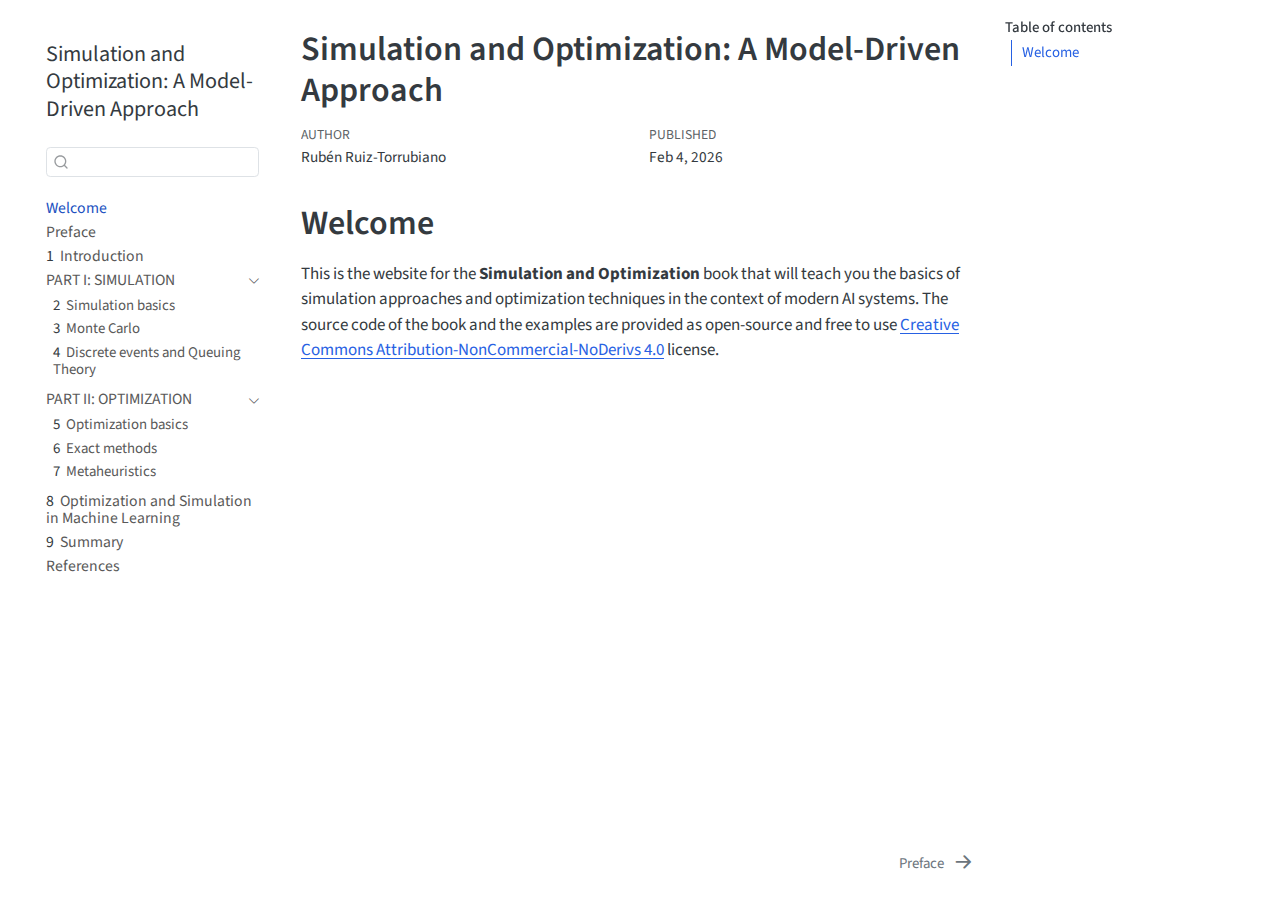
<file: index.html>
<!DOCTYPE html>
<html xmlns="http://www.w3.org/1999/xhtml" lang="en" xml:lang="en"><head>

<meta charset="utf-8">
<meta name="generator" content="quarto-1.8.25">

<meta name="viewport" content="width=device-width, initial-scale=1.0, user-scalable=yes">

<meta name="author" content="Rubén Ruiz-Torrubiano">

<title>Simulation and Optimization: A Model-Driven Approach</title>
<style>
code{white-space: pre-wrap;}
span.smallcaps{font-variant: small-caps;}
div.columns{display: flex; gap: min(4vw, 1.5em);}
div.column{flex: auto; overflow-x: auto;}
div.hanging-indent{margin-left: 1.5em; text-indent: -1.5em;}
ul.task-list{list-style: none;}
ul.task-list li input[type="checkbox"] {
  width: 0.8em;
  margin: 0 0.8em 0.2em -1em; /* quarto-specific, see https://github.com/quarto-dev/quarto-cli/issues/4556 */ 
  vertical-align: middle;
}
</style>


<script src="site_libs/quarto-nav/quarto-nav.js"></script>
<script src="site_libs/quarto-nav/headroom.min.js"></script>
<script src="site_libs/clipboard/clipboard.min.js"></script>
<script src="site_libs/quarto-search/autocomplete.umd.js"></script>
<script src="site_libs/quarto-search/fuse.min.js"></script>
<script src="site_libs/quarto-search/quarto-search.js"></script>
<meta name="quarto:offset" content="./">
<link href="./preface.html" rel="next">
<script src="site_libs/quarto-html/quarto.js" type="module"></script>
<script src="site_libs/quarto-html/tabsets/tabsets.js" type="module"></script>
<script src="site_libs/quarto-html/axe/axe-check.js" type="module"></script>
<script src="site_libs/quarto-html/popper.min.js"></script>
<script src="site_libs/quarto-html/tippy.umd.min.js"></script>
<script src="site_libs/quarto-html/anchor.min.js"></script>
<link href="site_libs/quarto-html/tippy.css" rel="stylesheet">
<link href="site_libs/quarto-html/quarto-syntax-highlighting-7b89279ff1a6dce999919e0e67d4d9ec.css" rel="stylesheet" id="quarto-text-highlighting-styles">
<script src="site_libs/bootstrap/bootstrap.min.js"></script>
<link href="site_libs/bootstrap/bootstrap-icons.css" rel="stylesheet">
<link href="site_libs/bootstrap/bootstrap-e48e5d47e6899f26dc5bcf87b02f963a.min.css" rel="stylesheet" append-hash="true" id="quarto-bootstrap" data-mode="light">
<script id="quarto-search-options" type="application/json">{
  "location": "sidebar",
  "copy-button": false,
  "collapse-after": 3,
  "panel-placement": "start",
  "type": "textbox",
  "limit": 50,
  "keyboard-shortcut": [
    "f",
    "/",
    "s"
  ],
  "show-item-context": false,
  "language": {
    "search-no-results-text": "No results",
    "search-matching-documents-text": "matching documents",
    "search-copy-link-title": "Copy link to search",
    "search-hide-matches-text": "Hide additional matches",
    "search-more-match-text": "more match in this document",
    "search-more-matches-text": "more matches in this document",
    "search-clear-button-title": "Clear",
    "search-text-placeholder": "",
    "search-detached-cancel-button-title": "Cancel",
    "search-submit-button-title": "Submit",
    "search-label": "Search"
  }
}</script>


</head>

<body class="nav-sidebar floating quarto-light">

<div id="quarto-search-results"></div>
  <header id="quarto-header" class="headroom fixed-top">
  <nav class="quarto-secondary-nav">
    <div class="container-fluid d-flex">
      <button type="button" class="quarto-btn-toggle btn" data-bs-toggle="collapse" role="button" data-bs-target=".quarto-sidebar-collapse-item" aria-controls="quarto-sidebar" aria-expanded="false" aria-label="Toggle sidebar navigation" onclick="if (window.quartoToggleHeadroom) { window.quartoToggleHeadroom(); }">
        <i class="bi bi-layout-text-sidebar-reverse"></i>
      </button>
        <nav class="quarto-page-breadcrumbs" aria-label="breadcrumb"><ol class="breadcrumb"><li class="breadcrumb-item"><a href="./index.html">Welcome</a></li></ol></nav>
        <a class="flex-grow-1" role="navigation" data-bs-toggle="collapse" data-bs-target=".quarto-sidebar-collapse-item" aria-controls="quarto-sidebar" aria-expanded="false" aria-label="Toggle sidebar navigation" onclick="if (window.quartoToggleHeadroom) { window.quartoToggleHeadroom(); }">      
        </a>
      <button type="button" class="btn quarto-search-button" aria-label="Search" onclick="window.quartoOpenSearch();">
        <i class="bi bi-search"></i>
      </button>
    </div>
  </nav>
</header>
<!-- content -->
<div id="quarto-content" class="quarto-container page-columns page-rows-contents page-layout-article">
<!-- sidebar -->
  <nav id="quarto-sidebar" class="sidebar collapse collapse-horizontal quarto-sidebar-collapse-item sidebar-navigation floating overflow-auto">
    <div class="pt-lg-2 mt-2 text-left sidebar-header sidebar-header-stacked">
      <a href="./index.html" class="sidebar-logo-link">
      </a>
    <div class="sidebar-title mb-0 py-0">
      <a href="./">Simulation and Optimization: A Model-Driven Approach</a> 
    </div>
      </div>
        <div class="mt-2 flex-shrink-0 align-items-center">
        <div class="sidebar-search">
        <div id="quarto-search" class="" title="Search"></div>
        </div>
        </div>
    <div class="sidebar-menu-container"> 
    <ul class="list-unstyled mt-1">
        <li class="sidebar-item">
  <div class="sidebar-item-container"> 
  <a href="./index.html" class="sidebar-item-text sidebar-link active">
 <span class="menu-text">Welcome</span></a>
  </div>
</li>
        <li class="sidebar-item">
  <div class="sidebar-item-container"> 
  <a href="./preface.html" class="sidebar-item-text sidebar-link">
 <span class="menu-text">Preface</span></a>
  </div>
</li>
        <li class="sidebar-item">
  <div class="sidebar-item-container"> 
  <a href="./intro.html" class="sidebar-item-text sidebar-link">
 <span class="menu-text"><span class="chapter-number">1</span>&nbsp; <span class="chapter-title">Introduction</span></span></a>
  </div>
</li>
        <li class="sidebar-item sidebar-item-section">
      <div class="sidebar-item-container"> 
            <a class="sidebar-item-text sidebar-link text-start" data-bs-toggle="collapse" data-bs-target="#quarto-sidebar-section-1" role="navigation" aria-expanded="true">
 <span class="menu-text">PART I: SIMULATION</span></a>
          <a class="sidebar-item-toggle text-start" data-bs-toggle="collapse" data-bs-target="#quarto-sidebar-section-1" role="navigation" aria-expanded="true" aria-label="Toggle section">
            <i class="bi bi-chevron-right ms-2"></i>
          </a> 
      </div>
      <ul id="quarto-sidebar-section-1" class="collapse list-unstyled sidebar-section depth1 show">  
          <li class="sidebar-item">
  <div class="sidebar-item-container"> 
  <a href="./simulation_basics.html" class="sidebar-item-text sidebar-link">
 <span class="menu-text"><span class="chapter-number">2</span>&nbsp; <span class="chapter-title">Simulation basics</span></span></a>
  </div>
</li>
          <li class="sidebar-item">
  <div class="sidebar-item-container"> 
  <a href="./monte_carlo.html" class="sidebar-item-text sidebar-link">
 <span class="menu-text"><span class="chapter-number">3</span>&nbsp; <span class="chapter-title">Monte Carlo</span></span></a>
  </div>
</li>
          <li class="sidebar-item">
  <div class="sidebar-item-container"> 
  <a href="./discrete_event.html" class="sidebar-item-text sidebar-link">
 <span class="menu-text"><span class="chapter-number">4</span>&nbsp; <span class="chapter-title">Discrete events and Queuing Theory</span></span></a>
  </div>
</li>
      </ul>
  </li>
        <li class="sidebar-item sidebar-item-section">
      <div class="sidebar-item-container"> 
            <a class="sidebar-item-text sidebar-link text-start" data-bs-toggle="collapse" data-bs-target="#quarto-sidebar-section-2" role="navigation" aria-expanded="true">
 <span class="menu-text">PART II: OPTIMIZATION</span></a>
          <a class="sidebar-item-toggle text-start" data-bs-toggle="collapse" data-bs-target="#quarto-sidebar-section-2" role="navigation" aria-expanded="true" aria-label="Toggle section">
            <i class="bi bi-chevron-right ms-2"></i>
          </a> 
      </div>
      <ul id="quarto-sidebar-section-2" class="collapse list-unstyled sidebar-section depth1 show">  
          <li class="sidebar-item">
  <div class="sidebar-item-container"> 
  <a href="./optimization_basics.html" class="sidebar-item-text sidebar-link">
 <span class="menu-text"><span class="chapter-number">5</span>&nbsp; <span class="chapter-title">Optimization basics</span></span></a>
  </div>
</li>
          <li class="sidebar-item">
  <div class="sidebar-item-container"> 
  <a href="./exact_methods.html" class="sidebar-item-text sidebar-link">
 <span class="menu-text"><span class="chapter-number">6</span>&nbsp; <span class="chapter-title">Exact methods</span></span></a>
  </div>
</li>
          <li class="sidebar-item">
  <div class="sidebar-item-container"> 
  <a href="./metaheuristics.html" class="sidebar-item-text sidebar-link">
 <span class="menu-text"><span class="chapter-number">7</span>&nbsp; <span class="chapter-title">Metaheuristics</span></span></a>
  </div>
</li>
      </ul>
  </li>
        <li class="sidebar-item">
  <div class="sidebar-item-container"> 
  <a href="./optimization_in_ml.html" class="sidebar-item-text sidebar-link">
 <span class="menu-text"><span class="chapter-number">8</span>&nbsp; <span class="chapter-title">Optimization and Simulation in Machine Learning</span></span></a>
  </div>
</li>
        <li class="sidebar-item">
  <div class="sidebar-item-container"> 
  <a href="./summary.html" class="sidebar-item-text sidebar-link">
 <span class="menu-text"><span class="chapter-number">9</span>&nbsp; <span class="chapter-title">Summary</span></span></a>
  </div>
</li>
        <li class="sidebar-item">
  <div class="sidebar-item-container"> 
  <a href="./references.html" class="sidebar-item-text sidebar-link">
 <span class="menu-text">References</span></a>
  </div>
</li>
    </ul>
    </div>
</nav>
<div id="quarto-sidebar-glass" class="quarto-sidebar-collapse-item" data-bs-toggle="collapse" data-bs-target=".quarto-sidebar-collapse-item"></div>
<!-- margin-sidebar -->
    <div id="quarto-margin-sidebar" class="sidebar margin-sidebar">
        <nav id="TOC" role="doc-toc" class="toc-active">
    <h2 id="toc-title">Table of contents</h2>
   
  <ul>
  <li><a href="#welcome" id="toc-welcome" class="nav-link active" data-scroll-target="#welcome">Welcome</a></li>
  </ul>
</nav>
    </div>
<!-- main -->
<main class="content" id="quarto-document-content">

<header id="title-block-header" class="quarto-title-block default">
<div class="quarto-title">
<h1 class="title">Simulation and Optimization: A Model-Driven Approach</h1>
</div>



<div class="quarto-title-meta">

    <div>
    <div class="quarto-title-meta-heading">Author</div>
    <div class="quarto-title-meta-contents">
             <p>Rubén Ruiz-Torrubiano </p>
          </div>
  </div>
    
    <div>
    <div class="quarto-title-meta-heading">Published</div>
    <div class="quarto-title-meta-contents">
      <p class="date">Feb 4, 2026</p>
    </div>
  </div>
  
    
  </div>
  


</header>


<section id="welcome" class="level1 unnumbered">
<h1 class="unnumbered">Welcome</h1>
<p>This is the website for the <strong>Simulation and Optimization</strong> book that will teach you the basics of simulation approaches and optimization techniques in the context of modern AI systems. The source code of the book and the examples are provided as open-source and free to use <a href="https://creativecommons.org/licenses/by-nc-nd/4.0/">Creative Commons Attribution-NonCommercial-NoDerivs 4.0</a> license.</p>


</section>

</main> <!-- /main -->
<script id="quarto-html-after-body" type="application/javascript">
  window.document.addEventListener("DOMContentLoaded", function (event) {
    const icon = "";
    const anchorJS = new window.AnchorJS();
    anchorJS.options = {
      placement: 'right',
      icon: icon
    };
    anchorJS.add('.anchored');
    const isCodeAnnotation = (el) => {
      for (const clz of el.classList) {
        if (clz.startsWith('code-annotation-')) {                     
          return true;
        }
      }
      return false;
    }
    const onCopySuccess = function(e) {
      // button target
      const button = e.trigger;
      // don't keep focus
      button.blur();
      // flash "checked"
      button.classList.add('code-copy-button-checked');
      var currentTitle = button.getAttribute("title");
      button.setAttribute("title", "Copied!");
      let tooltip;
      if (window.bootstrap) {
        button.setAttribute("data-bs-toggle", "tooltip");
        button.setAttribute("data-bs-placement", "left");
        button.setAttribute("data-bs-title", "Copied!");
        tooltip = new bootstrap.Tooltip(button, 
          { trigger: "manual", 
            customClass: "code-copy-button-tooltip",
            offset: [0, -8]});
        tooltip.show();    
      }
      setTimeout(function() {
        if (tooltip) {
          tooltip.hide();
          button.removeAttribute("data-bs-title");
          button.removeAttribute("data-bs-toggle");
          button.removeAttribute("data-bs-placement");
        }
        button.setAttribute("title", currentTitle);
        button.classList.remove('code-copy-button-checked');
      }, 1000);
      // clear code selection
      e.clearSelection();
    }
    const getTextToCopy = function(trigger) {
      const outerScaffold = trigger.parentElement.cloneNode(true);
      const codeEl = outerScaffold.querySelector('code');
      for (const childEl of codeEl.children) {
        if (isCodeAnnotation(childEl)) {
          childEl.remove();
        }
      }
      return codeEl.innerText;
    }
    const clipboard = new window.ClipboardJS('.code-copy-button:not([data-in-quarto-modal])', {
      text: getTextToCopy
    });
    clipboard.on('success', onCopySuccess);
    if (window.document.getElementById('quarto-embedded-source-code-modal')) {
      const clipboardModal = new window.ClipboardJS('.code-copy-button[data-in-quarto-modal]', {
        text: getTextToCopy,
        container: window.document.getElementById('quarto-embedded-source-code-modal')
      });
      clipboardModal.on('success', onCopySuccess);
    }
      var localhostRegex = new RegExp(/^(?:http|https):\/\/localhost\:?[0-9]*\//);
      var mailtoRegex = new RegExp(/^mailto:/);
        var filterRegex = new RegExp('/' + window.location.host + '/');
      var isInternal = (href) => {
          return filterRegex.test(href) || localhostRegex.test(href) || mailtoRegex.test(href);
      }
      // Inspect non-navigation links and adorn them if external
     var links = window.document.querySelectorAll('a[href]:not(.nav-link):not(.navbar-brand):not(.toc-action):not(.sidebar-link):not(.sidebar-item-toggle):not(.pagination-link):not(.no-external):not([aria-hidden]):not(.dropdown-item):not(.quarto-navigation-tool):not(.about-link)');
      for (var i=0; i<links.length; i++) {
        const link = links[i];
        if (!isInternal(link.href)) {
          // undo the damage that might have been done by quarto-nav.js in the case of
          // links that we want to consider external
          if (link.dataset.originalHref !== undefined) {
            link.href = link.dataset.originalHref;
          }
        }
      }
    function tippyHover(el, contentFn, onTriggerFn, onUntriggerFn) {
      const config = {
        allowHTML: true,
        maxWidth: 500,
        delay: 100,
        arrow: false,
        appendTo: function(el) {
            return el.parentElement;
        },
        interactive: true,
        interactiveBorder: 10,
        theme: 'quarto',
        placement: 'bottom-start',
      };
      if (contentFn) {
        config.content = contentFn;
      }
      if (onTriggerFn) {
        config.onTrigger = onTriggerFn;
      }
      if (onUntriggerFn) {
        config.onUntrigger = onUntriggerFn;
      }
      window.tippy(el, config); 
    }
    const noterefs = window.document.querySelectorAll('a[role="doc-noteref"]');
    for (var i=0; i<noterefs.length; i++) {
      const ref = noterefs[i];
      tippyHover(ref, function() {
        // use id or data attribute instead here
        let href = ref.getAttribute('data-footnote-href') || ref.getAttribute('href');
        try { href = new URL(href).hash; } catch {}
        const id = href.replace(/^#\/?/, "");
        const note = window.document.getElementById(id);
        if (note) {
          return note.innerHTML;
        } else {
          return "";
        }
      });
    }
    const xrefs = window.document.querySelectorAll('a.quarto-xref');
    const processXRef = (id, note) => {
      // Strip column container classes
      const stripColumnClz = (el) => {
        el.classList.remove("page-full", "page-columns");
        if (el.children) {
          for (const child of el.children) {
            stripColumnClz(child);
          }
        }
      }
      stripColumnClz(note)
      if (id === null || id.startsWith('sec-')) {
        // Special case sections, only their first couple elements
        const container = document.createElement("div");
        if (note.children && note.children.length > 2) {
          container.appendChild(note.children[0].cloneNode(true));
          for (let i = 1; i < note.children.length; i++) {
            const child = note.children[i];
            if (child.tagName === "P" && child.innerText === "") {
              continue;
            } else {
              container.appendChild(child.cloneNode(true));
              break;
            }
          }
          if (window.Quarto?.typesetMath) {
            window.Quarto.typesetMath(container);
          }
          return container.innerHTML
        } else {
          if (window.Quarto?.typesetMath) {
            window.Quarto.typesetMath(note);
          }
          return note.innerHTML;
        }
      } else {
        // Remove any anchor links if they are present
        const anchorLink = note.querySelector('a.anchorjs-link');
        if (anchorLink) {
          anchorLink.remove();
        }
        if (window.Quarto?.typesetMath) {
          window.Quarto.typesetMath(note);
        }
        if (note.classList.contains("callout")) {
          return note.outerHTML;
        } else {
          return note.innerHTML;
        }
      }
    }
    for (var i=0; i<xrefs.length; i++) {
      const xref = xrefs[i];
      tippyHover(xref, undefined, function(instance) {
        instance.disable();
        let url = xref.getAttribute('href');
        let hash = undefined; 
        if (url.startsWith('#')) {
          hash = url;
        } else {
          try { hash = new URL(url).hash; } catch {}
        }
        if (hash) {
          const id = hash.replace(/^#\/?/, "");
          const note = window.document.getElementById(id);
          if (note !== null) {
            try {
              const html = processXRef(id, note.cloneNode(true));
              instance.setContent(html);
            } finally {
              instance.enable();
              instance.show();
            }
          } else {
            // See if we can fetch this
            fetch(url.split('#')[0])
            .then(res => res.text())
            .then(html => {
              const parser = new DOMParser();
              const htmlDoc = parser.parseFromString(html, "text/html");
              const note = htmlDoc.getElementById(id);
              if (note !== null) {
                const html = processXRef(id, note);
                instance.setContent(html);
              } 
            }).finally(() => {
              instance.enable();
              instance.show();
            });
          }
        } else {
          // See if we can fetch a full url (with no hash to target)
          // This is a special case and we should probably do some content thinning / targeting
          fetch(url)
          .then(res => res.text())
          .then(html => {
            const parser = new DOMParser();
            const htmlDoc = parser.parseFromString(html, "text/html");
            const note = htmlDoc.querySelector('main.content');
            if (note !== null) {
              // This should only happen for chapter cross references
              // (since there is no id in the URL)
              // remove the first header
              if (note.children.length > 0 && note.children[0].tagName === "HEADER") {
                note.children[0].remove();
              }
              const html = processXRef(null, note);
              instance.setContent(html);
            } 
          }).finally(() => {
            instance.enable();
            instance.show();
          });
        }
      }, function(instance) {
      });
    }
        let selectedAnnoteEl;
        const selectorForAnnotation = ( cell, annotation) => {
          let cellAttr = 'data-code-cell="' + cell + '"';
          let lineAttr = 'data-code-annotation="' +  annotation + '"';
          const selector = 'span[' + cellAttr + '][' + lineAttr + ']';
          return selector;
        }
        const selectCodeLines = (annoteEl) => {
          const doc = window.document;
          const targetCell = annoteEl.getAttribute("data-target-cell");
          const targetAnnotation = annoteEl.getAttribute("data-target-annotation");
          const annoteSpan = window.document.querySelector(selectorForAnnotation(targetCell, targetAnnotation));
          const lines = annoteSpan.getAttribute("data-code-lines").split(",");
          const lineIds = lines.map((line) => {
            return targetCell + "-" + line;
          })
          let top = null;
          let height = null;
          let parent = null;
          if (lineIds.length > 0) {
              //compute the position of the single el (top and bottom and make a div)
              const el = window.document.getElementById(lineIds[0]);
              top = el.offsetTop;
              height = el.offsetHeight;
              parent = el.parentElement.parentElement;
            if (lineIds.length > 1) {
              const lastEl = window.document.getElementById(lineIds[lineIds.length - 1]);
              const bottom = lastEl.offsetTop + lastEl.offsetHeight;
              height = bottom - top;
            }
            if (top !== null && height !== null && parent !== null) {
              // cook up a div (if necessary) and position it 
              let div = window.document.getElementById("code-annotation-line-highlight");
              if (div === null) {
                div = window.document.createElement("div");
                div.setAttribute("id", "code-annotation-line-highlight");
                div.style.position = 'absolute';
                parent.appendChild(div);
              }
              div.style.top = top - 2 + "px";
              div.style.height = height + 4 + "px";
              div.style.left = 0;
              let gutterDiv = window.document.getElementById("code-annotation-line-highlight-gutter");
              if (gutterDiv === null) {
                gutterDiv = window.document.createElement("div");
                gutterDiv.setAttribute("id", "code-annotation-line-highlight-gutter");
                gutterDiv.style.position = 'absolute';
                const codeCell = window.document.getElementById(targetCell);
                const gutter = codeCell.querySelector('.code-annotation-gutter');
                gutter.appendChild(gutterDiv);
              }
              gutterDiv.style.top = top - 2 + "px";
              gutterDiv.style.height = height + 4 + "px";
            }
            selectedAnnoteEl = annoteEl;
          }
        };
        const unselectCodeLines = () => {
          const elementsIds = ["code-annotation-line-highlight", "code-annotation-line-highlight-gutter"];
          elementsIds.forEach((elId) => {
            const div = window.document.getElementById(elId);
            if (div) {
              div.remove();
            }
          });
          selectedAnnoteEl = undefined;
        };
          // Handle positioning of the toggle
      window.addEventListener(
        "resize",
        throttle(() => {
          elRect = undefined;
          if (selectedAnnoteEl) {
            selectCodeLines(selectedAnnoteEl);
          }
        }, 10)
      );
      function throttle(fn, ms) {
      let throttle = false;
      let timer;
        return (...args) => {
          if(!throttle) { // first call gets through
              fn.apply(this, args);
              throttle = true;
          } else { // all the others get throttled
              if(timer) clearTimeout(timer); // cancel #2
              timer = setTimeout(() => {
                fn.apply(this, args);
                timer = throttle = false;
              }, ms);
          }
        };
      }
        // Attach click handler to the DT
        const annoteDls = window.document.querySelectorAll('dt[data-target-cell]');
        for (const annoteDlNode of annoteDls) {
          annoteDlNode.addEventListener('click', (event) => {
            const clickedEl = event.target;
            if (clickedEl !== selectedAnnoteEl) {
              unselectCodeLines();
              const activeEl = window.document.querySelector('dt[data-target-cell].code-annotation-active');
              if (activeEl) {
                activeEl.classList.remove('code-annotation-active');
              }
              selectCodeLines(clickedEl);
              clickedEl.classList.add('code-annotation-active');
            } else {
              // Unselect the line
              unselectCodeLines();
              clickedEl.classList.remove('code-annotation-active');
            }
          });
        }
    const findCites = (el) => {
      const parentEl = el.parentElement;
      if (parentEl) {
        const cites = parentEl.dataset.cites;
        if (cites) {
          return {
            el,
            cites: cites.split(' ')
          };
        } else {
          return findCites(el.parentElement)
        }
      } else {
        return undefined;
      }
    };
    var bibliorefs = window.document.querySelectorAll('a[role="doc-biblioref"]');
    for (var i=0; i<bibliorefs.length; i++) {
      const ref = bibliorefs[i];
      const citeInfo = findCites(ref);
      if (citeInfo) {
        tippyHover(citeInfo.el, function() {
          var popup = window.document.createElement('div');
          citeInfo.cites.forEach(function(cite) {
            var citeDiv = window.document.createElement('div');
            citeDiv.classList.add('hanging-indent');
            citeDiv.classList.add('csl-entry');
            var biblioDiv = window.document.getElementById('ref-' + cite);
            if (biblioDiv) {
              citeDiv.innerHTML = biblioDiv.innerHTML;
            }
            popup.appendChild(citeDiv);
          });
          return popup.innerHTML;
        });
      }
    }
  });
  </script>
<nav class="page-navigation">
  <div class="nav-page nav-page-previous">
  </div>
  <div class="nav-page nav-page-next">
      <a href="./preface.html" class="pagination-link" aria-label="Preface">
        <span class="nav-page-text">Preface</span> <i class="bi bi-arrow-right-short"></i>
      </a>
  </div>
</nav>
</div> <!-- /content -->




</body></html>
</file>
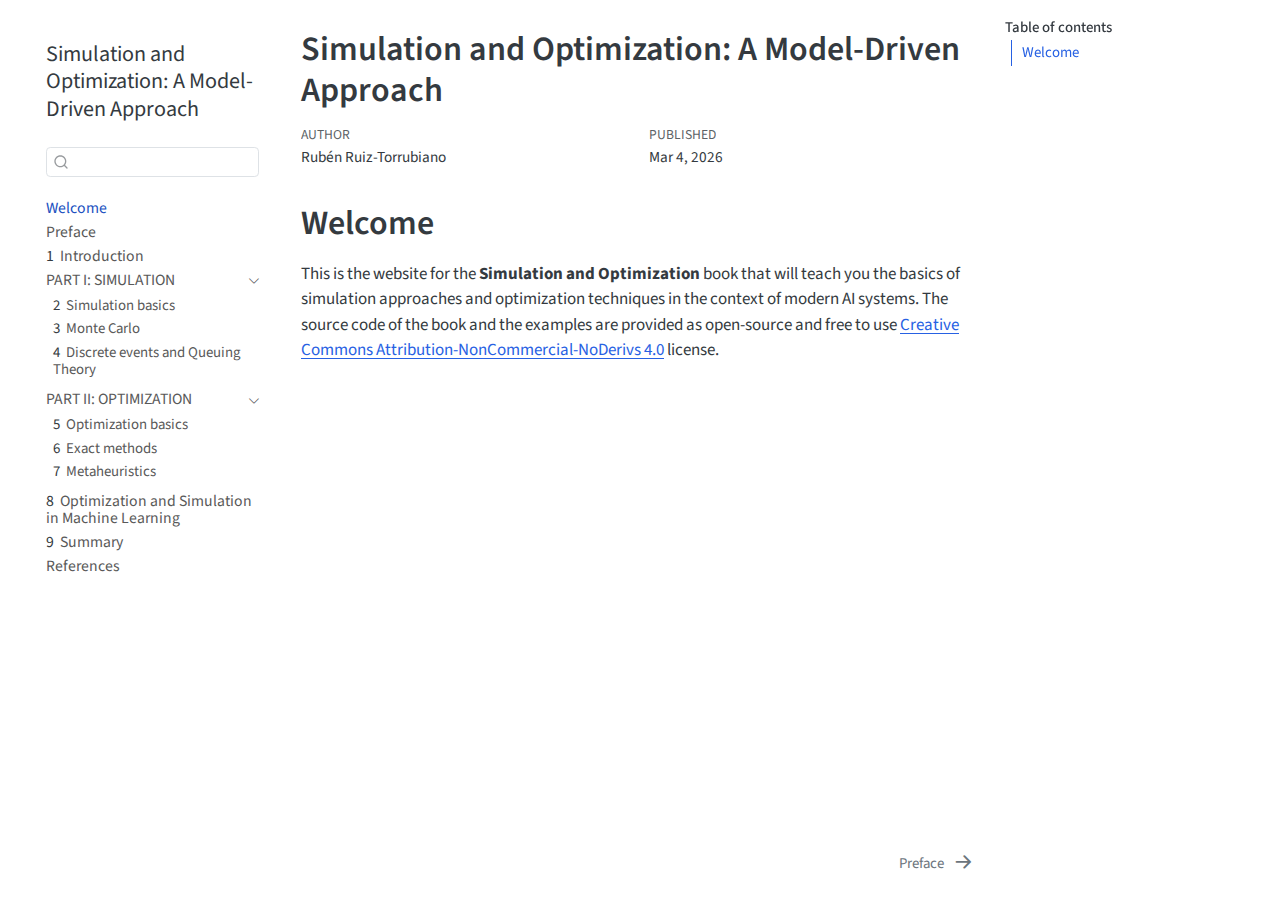
<file: docs/index.html>
<!DOCTYPE html>
<html xmlns="http://www.w3.org/1999/xhtml" lang="en" xml:lang="en"><head>

<meta charset="utf-8">
<meta name="generator" content="quarto-1.8.25">

<meta name="viewport" content="width=device-width, initial-scale=1.0, user-scalable=yes">

<meta name="author" content="Rubén Ruiz-Torrubiano">

<title>Simulation and Optimization: A Model-Driven Approach</title>
<style>
code{white-space: pre-wrap;}
span.smallcaps{font-variant: small-caps;}
div.columns{display: flex; gap: min(4vw, 1.5em);}
div.column{flex: auto; overflow-x: auto;}
div.hanging-indent{margin-left: 1.5em; text-indent: -1.5em;}
ul.task-list{list-style: none;}
ul.task-list li input[type="checkbox"] {
  width: 0.8em;
  margin: 0 0.8em 0.2em -1em; /* quarto-specific, see https://github.com/quarto-dev/quarto-cli/issues/4556 */ 
  vertical-align: middle;
}
</style>


<script src="site_libs/quarto-nav/quarto-nav.js"></script>
<script src="site_libs/quarto-nav/headroom.min.js"></script>
<script src="site_libs/clipboard/clipboard.min.js"></script>
<script src="site_libs/quarto-search/autocomplete.umd.js"></script>
<script src="site_libs/quarto-search/fuse.min.js"></script>
<script src="site_libs/quarto-search/quarto-search.js"></script>
<meta name="quarto:offset" content="./">
<link href="./preface.html" rel="next">
<script src="site_libs/quarto-html/quarto.js" type="module"></script>
<script src="site_libs/quarto-html/tabsets/tabsets.js" type="module"></script>
<script src="site_libs/quarto-html/axe/axe-check.js" type="module"></script>
<script src="site_libs/quarto-html/popper.min.js"></script>
<script src="site_libs/quarto-html/tippy.umd.min.js"></script>
<script src="site_libs/quarto-html/anchor.min.js"></script>
<link href="site_libs/quarto-html/tippy.css" rel="stylesheet">
<link href="site_libs/quarto-html/quarto-syntax-highlighting-7b89279ff1a6dce999919e0e67d4d9ec.css" rel="stylesheet" id="quarto-text-highlighting-styles">
<script src="site_libs/bootstrap/bootstrap.min.js"></script>
<link href="site_libs/bootstrap/bootstrap-icons.css" rel="stylesheet">
<link href="site_libs/bootstrap/bootstrap-e48e5d47e6899f26dc5bcf87b02f963a.min.css" rel="stylesheet" append-hash="true" id="quarto-bootstrap" data-mode="light">
<script id="quarto-search-options" type="application/json">{
  "location": "sidebar",
  "copy-button": false,
  "collapse-after": 3,
  "panel-placement": "start",
  "type": "textbox",
  "limit": 50,
  "keyboard-shortcut": [
    "f",
    "/",
    "s"
  ],
  "show-item-context": false,
  "language": {
    "search-no-results-text": "No results",
    "search-matching-documents-text": "matching documents",
    "search-copy-link-title": "Copy link to search",
    "search-hide-matches-text": "Hide additional matches",
    "search-more-match-text": "more match in this document",
    "search-more-matches-text": "more matches in this document",
    "search-clear-button-title": "Clear",
    "search-text-placeholder": "",
    "search-detached-cancel-button-title": "Cancel",
    "search-submit-button-title": "Submit",
    "search-label": "Search"
  }
}</script>


</head>

<body class="nav-sidebar floating quarto-light">

<div id="quarto-search-results"></div>
  <header id="quarto-header" class="headroom fixed-top">
  <nav class="quarto-secondary-nav">
    <div class="container-fluid d-flex">
      <button type="button" class="quarto-btn-toggle btn" data-bs-toggle="collapse" role="button" data-bs-target=".quarto-sidebar-collapse-item" aria-controls="quarto-sidebar" aria-expanded="false" aria-label="Toggle sidebar navigation" onclick="if (window.quartoToggleHeadroom) { window.quartoToggleHeadroom(); }">
        <i class="bi bi-layout-text-sidebar-reverse"></i>
      </button>
        <nav class="quarto-page-breadcrumbs" aria-label="breadcrumb"><ol class="breadcrumb"><li class="breadcrumb-item"><a href="./index.html">Welcome</a></li></ol></nav>
        <a class="flex-grow-1" role="navigation" data-bs-toggle="collapse" data-bs-target=".quarto-sidebar-collapse-item" aria-controls="quarto-sidebar" aria-expanded="false" aria-label="Toggle sidebar navigation" onclick="if (window.quartoToggleHeadroom) { window.quartoToggleHeadroom(); }">      
        </a>
      <button type="button" class="btn quarto-search-button" aria-label="Search" onclick="window.quartoOpenSearch();">
        <i class="bi bi-search"></i>
      </button>
    </div>
  </nav>
</header>
<!-- content -->
<div id="quarto-content" class="quarto-container page-columns page-rows-contents page-layout-article">
<!-- sidebar -->
  <nav id="quarto-sidebar" class="sidebar collapse collapse-horizontal quarto-sidebar-collapse-item sidebar-navigation floating overflow-auto">
    <div class="pt-lg-2 mt-2 text-left sidebar-header sidebar-header-stacked">
      <a href="./index.html" class="sidebar-logo-link">
      </a>
    <div class="sidebar-title mb-0 py-0">
      <a href="./">Simulation and Optimization: A Model-Driven Approach</a> 
    </div>
      </div>
        <div class="mt-2 flex-shrink-0 align-items-center">
        <div class="sidebar-search">
        <div id="quarto-search" class="" title="Search"></div>
        </div>
        </div>
    <div class="sidebar-menu-container"> 
    <ul class="list-unstyled mt-1">
        <li class="sidebar-item">
  <div class="sidebar-item-container"> 
  <a href="./index.html" class="sidebar-item-text sidebar-link active">
 <span class="menu-text">Welcome</span></a>
  </div>
</li>
        <li class="sidebar-item">
  <div class="sidebar-item-container"> 
  <a href="./preface.html" class="sidebar-item-text sidebar-link">
 <span class="menu-text">Preface</span></a>
  </div>
</li>
        <li class="sidebar-item">
  <div class="sidebar-item-container"> 
  <a href="./intro.html" class="sidebar-item-text sidebar-link">
 <span class="menu-text"><span class="chapter-number">1</span>&nbsp; <span class="chapter-title">Introduction</span></span></a>
  </div>
</li>
        <li class="sidebar-item sidebar-item-section">
      <div class="sidebar-item-container"> 
            <a class="sidebar-item-text sidebar-link text-start" data-bs-toggle="collapse" data-bs-target="#quarto-sidebar-section-1" role="navigation" aria-expanded="true">
 <span class="menu-text">PART I: SIMULATION</span></a>
          <a class="sidebar-item-toggle text-start" data-bs-toggle="collapse" data-bs-target="#quarto-sidebar-section-1" role="navigation" aria-expanded="true" aria-label="Toggle section">
            <i class="bi bi-chevron-right ms-2"></i>
          </a> 
      </div>
      <ul id="quarto-sidebar-section-1" class="collapse list-unstyled sidebar-section depth1 show">  
          <li class="sidebar-item">
  <div class="sidebar-item-container"> 
  <a href="./simulation_basics.html" class="sidebar-item-text sidebar-link">
 <span class="menu-text"><span class="chapter-number">2</span>&nbsp; <span class="chapter-title">Simulation basics</span></span></a>
  </div>
</li>
          <li class="sidebar-item">
  <div class="sidebar-item-container"> 
  <a href="./monte_carlo.html" class="sidebar-item-text sidebar-link">
 <span class="menu-text"><span class="chapter-number">3</span>&nbsp; <span class="chapter-title">Monte Carlo</span></span></a>
  </div>
</li>
          <li class="sidebar-item">
  <div class="sidebar-item-container"> 
  <a href="./discrete_event.html" class="sidebar-item-text sidebar-link">
 <span class="menu-text"><span class="chapter-number">4</span>&nbsp; <span class="chapter-title">Discrete events and Queuing Theory</span></span></a>
  </div>
</li>
      </ul>
  </li>
        <li class="sidebar-item sidebar-item-section">
      <div class="sidebar-item-container"> 
            <a class="sidebar-item-text sidebar-link text-start" data-bs-toggle="collapse" data-bs-target="#quarto-sidebar-section-2" role="navigation" aria-expanded="true">
 <span class="menu-text">PART II: OPTIMIZATION</span></a>
          <a class="sidebar-item-toggle text-start" data-bs-toggle="collapse" data-bs-target="#quarto-sidebar-section-2" role="navigation" aria-expanded="true" aria-label="Toggle section">
            <i class="bi bi-chevron-right ms-2"></i>
          </a> 
      </div>
      <ul id="quarto-sidebar-section-2" class="collapse list-unstyled sidebar-section depth1 show">  
          <li class="sidebar-item">
  <div class="sidebar-item-container"> 
  <a href="./optimization_basics.html" class="sidebar-item-text sidebar-link">
 <span class="menu-text"><span class="chapter-number">5</span>&nbsp; <span class="chapter-title">Optimization basics</span></span></a>
  </div>
</li>
          <li class="sidebar-item">
  <div class="sidebar-item-container"> 
  <a href="./exact_methods.html" class="sidebar-item-text sidebar-link">
 <span class="menu-text"><span class="chapter-number">6</span>&nbsp; <span class="chapter-title">Exact methods</span></span></a>
  </div>
</li>
          <li class="sidebar-item">
  <div class="sidebar-item-container"> 
  <a href="./metaheuristics.html" class="sidebar-item-text sidebar-link">
 <span class="menu-text"><span class="chapter-number">7</span>&nbsp; <span class="chapter-title">Metaheuristics</span></span></a>
  </div>
</li>
      </ul>
  </li>
        <li class="sidebar-item">
  <div class="sidebar-item-container"> 
  <a href="./optimization_in_ml.html" class="sidebar-item-text sidebar-link">
 <span class="menu-text"><span class="chapter-number">8</span>&nbsp; <span class="chapter-title">Optimization and Simulation in Machine Learning</span></span></a>
  </div>
</li>
        <li class="sidebar-item">
  <div class="sidebar-item-container"> 
  <a href="./summary.html" class="sidebar-item-text sidebar-link">
 <span class="menu-text"><span class="chapter-number">9</span>&nbsp; <span class="chapter-title">Summary</span></span></a>
  </div>
</li>
        <li class="sidebar-item">
  <div class="sidebar-item-container"> 
  <a href="./references.html" class="sidebar-item-text sidebar-link">
 <span class="menu-text">References</span></a>
  </div>
</li>
    </ul>
    </div>
</nav>
<div id="quarto-sidebar-glass" class="quarto-sidebar-collapse-item" data-bs-toggle="collapse" data-bs-target=".quarto-sidebar-collapse-item"></div>
<!-- margin-sidebar -->
    <div id="quarto-margin-sidebar" class="sidebar margin-sidebar">
        <nav id="TOC" role="doc-toc" class="toc-active">
    <h2 id="toc-title">Table of contents</h2>
   
  <ul>
  <li><a href="#welcome" id="toc-welcome" class="nav-link active" data-scroll-target="#welcome">Welcome</a></li>
  </ul>
</nav>
    </div>
<!-- main -->
<main class="content" id="quarto-document-content">

<header id="title-block-header" class="quarto-title-block default">
<div class="quarto-title">
<h1 class="title">Simulation and Optimization: A Model-Driven Approach</h1>
</div>



<div class="quarto-title-meta">

    <div>
    <div class="quarto-title-meta-heading">Author</div>
    <div class="quarto-title-meta-contents">
             <p>Rubén Ruiz-Torrubiano </p>
          </div>
  </div>
    
    <div>
    <div class="quarto-title-meta-heading">Published</div>
    <div class="quarto-title-meta-contents">
      <p class="date">Mar 4, 2026</p>
    </div>
  </div>
  
    
  </div>
  


</header>


<section id="welcome" class="level1 unnumbered">
<h1 class="unnumbered">Welcome</h1>
<p>This is the website for the <strong>Simulation and Optimization</strong> book that will teach you the basics of simulation approaches and optimization techniques in the context of modern AI systems. The source code of the book and the examples are provided as open-source and free to use <a href="https://creativecommons.org/licenses/by-nc-nd/4.0/">Creative Commons Attribution-NonCommercial-NoDerivs 4.0</a> license.</p>


</section>

</main> <!-- /main -->
<script id="quarto-html-after-body" type="application/javascript">
  window.document.addEventListener("DOMContentLoaded", function (event) {
    const icon = "";
    const anchorJS = new window.AnchorJS();
    anchorJS.options = {
      placement: 'right',
      icon: icon
    };
    anchorJS.add('.anchored');
    const isCodeAnnotation = (el) => {
      for (const clz of el.classList) {
        if (clz.startsWith('code-annotation-')) {                     
          return true;
        }
      }
      return false;
    }
    const onCopySuccess = function(e) {
      // button target
      const button = e.trigger;
      // don't keep focus
      button.blur();
      // flash "checked"
      button.classList.add('code-copy-button-checked');
      var currentTitle = button.getAttribute("title");
      button.setAttribute("title", "Copied!");
      let tooltip;
      if (window.bootstrap) {
        button.setAttribute("data-bs-toggle", "tooltip");
        button.setAttribute("data-bs-placement", "left");
        button.setAttribute("data-bs-title", "Copied!");
        tooltip = new bootstrap.Tooltip(button, 
          { trigger: "manual", 
            customClass: "code-copy-button-tooltip",
            offset: [0, -8]});
        tooltip.show();    
      }
      setTimeout(function() {
        if (tooltip) {
          tooltip.hide();
          button.removeAttribute("data-bs-title");
          button.removeAttribute("data-bs-toggle");
          button.removeAttribute("data-bs-placement");
        }
        button.setAttribute("title", currentTitle);
        button.classList.remove('code-copy-button-checked');
      }, 1000);
      // clear code selection
      e.clearSelection();
    }
    const getTextToCopy = function(trigger) {
      const outerScaffold = trigger.parentElement.cloneNode(true);
      const codeEl = outerScaffold.querySelector('code');
      for (const childEl of codeEl.children) {
        if (isCodeAnnotation(childEl)) {
          childEl.remove();
        }
      }
      return codeEl.innerText;
    }
    const clipboard = new window.ClipboardJS('.code-copy-button:not([data-in-quarto-modal])', {
      text: getTextToCopy
    });
    clipboard.on('success', onCopySuccess);
    if (window.document.getElementById('quarto-embedded-source-code-modal')) {
      const clipboardModal = new window.ClipboardJS('.code-copy-button[data-in-quarto-modal]', {
        text: getTextToCopy,
        container: window.document.getElementById('quarto-embedded-source-code-modal')
      });
      clipboardModal.on('success', onCopySuccess);
    }
      var localhostRegex = new RegExp(/^(?:http|https):\/\/localhost\:?[0-9]*\//);
      var mailtoRegex = new RegExp(/^mailto:/);
        var filterRegex = new RegExp('/' + window.location.host + '/');
      var isInternal = (href) => {
          return filterRegex.test(href) || localhostRegex.test(href) || mailtoRegex.test(href);
      }
      // Inspect non-navigation links and adorn them if external
     var links = window.document.querySelectorAll('a[href]:not(.nav-link):not(.navbar-brand):not(.toc-action):not(.sidebar-link):not(.sidebar-item-toggle):not(.pagination-link):not(.no-external):not([aria-hidden]):not(.dropdown-item):not(.quarto-navigation-tool):not(.about-link)');
      for (var i=0; i<links.length; i++) {
        const link = links[i];
        if (!isInternal(link.href)) {
          // undo the damage that might have been done by quarto-nav.js in the case of
          // links that we want to consider external
          if (link.dataset.originalHref !== undefined) {
            link.href = link.dataset.originalHref;
          }
        }
      }
    function tippyHover(el, contentFn, onTriggerFn, onUntriggerFn) {
      const config = {
        allowHTML: true,
        maxWidth: 500,
        delay: 100,
        arrow: false,
        appendTo: function(el) {
            return el.parentElement;
        },
        interactive: true,
        interactiveBorder: 10,
        theme: 'quarto',
        placement: 'bottom-start',
      };
      if (contentFn) {
        config.content = contentFn;
      }
      if (onTriggerFn) {
        config.onTrigger = onTriggerFn;
      }
      if (onUntriggerFn) {
        config.onUntrigger = onUntriggerFn;
      }
      window.tippy(el, config); 
    }
    const noterefs = window.document.querySelectorAll('a[role="doc-noteref"]');
    for (var i=0; i<noterefs.length; i++) {
      const ref = noterefs[i];
      tippyHover(ref, function() {
        // use id or data attribute instead here
        let href = ref.getAttribute('data-footnote-href') || ref.getAttribute('href');
        try { href = new URL(href).hash; } catch {}
        const id = href.replace(/^#\/?/, "");
        const note = window.document.getElementById(id);
        if (note) {
          return note.innerHTML;
        } else {
          return "";
        }
      });
    }
    const xrefs = window.document.querySelectorAll('a.quarto-xref');
    const processXRef = (id, note) => {
      // Strip column container classes
      const stripColumnClz = (el) => {
        el.classList.remove("page-full", "page-columns");
        if (el.children) {
          for (const child of el.children) {
            stripColumnClz(child);
          }
        }
      }
      stripColumnClz(note)
      if (id === null || id.startsWith('sec-')) {
        // Special case sections, only their first couple elements
        const container = document.createElement("div");
        if (note.children && note.children.length > 2) {
          container.appendChild(note.children[0].cloneNode(true));
          for (let i = 1; i < note.children.length; i++) {
            const child = note.children[i];
            if (child.tagName === "P" && child.innerText === "") {
              continue;
            } else {
              container.appendChild(child.cloneNode(true));
              break;
            }
          }
          if (window.Quarto?.typesetMath) {
            window.Quarto.typesetMath(container);
          }
          return container.innerHTML
        } else {
          if (window.Quarto?.typesetMath) {
            window.Quarto.typesetMath(note);
          }
          return note.innerHTML;
        }
      } else {
        // Remove any anchor links if they are present
        const anchorLink = note.querySelector('a.anchorjs-link');
        if (anchorLink) {
          anchorLink.remove();
        }
        if (window.Quarto?.typesetMath) {
          window.Quarto.typesetMath(note);
        }
        if (note.classList.contains("callout")) {
          return note.outerHTML;
        } else {
          return note.innerHTML;
        }
      }
    }
    for (var i=0; i<xrefs.length; i++) {
      const xref = xrefs[i];
      tippyHover(xref, undefined, function(instance) {
        instance.disable();
        let url = xref.getAttribute('href');
        let hash = undefined; 
        if (url.startsWith('#')) {
          hash = url;
        } else {
          try { hash = new URL(url).hash; } catch {}
        }
        if (hash) {
          const id = hash.replace(/^#\/?/, "");
          const note = window.document.getElementById(id);
          if (note !== null) {
            try {
              const html = processXRef(id, note.cloneNode(true));
              instance.setContent(html);
            } finally {
              instance.enable();
              instance.show();
            }
          } else {
            // See if we can fetch this
            fetch(url.split('#')[0])
            .then(res => res.text())
            .then(html => {
              const parser = new DOMParser();
              const htmlDoc = parser.parseFromString(html, "text/html");
              const note = htmlDoc.getElementById(id);
              if (note !== null) {
                const html = processXRef(id, note);
                instance.setContent(html);
              } 
            }).finally(() => {
              instance.enable();
              instance.show();
            });
          }
        } else {
          // See if we can fetch a full url (with no hash to target)
          // This is a special case and we should probably do some content thinning / targeting
          fetch(url)
          .then(res => res.text())
          .then(html => {
            const parser = new DOMParser();
            const htmlDoc = parser.parseFromString(html, "text/html");
            const note = htmlDoc.querySelector('main.content');
            if (note !== null) {
              // This should only happen for chapter cross references
              // (since there is no id in the URL)
              // remove the first header
              if (note.children.length > 0 && note.children[0].tagName === "HEADER") {
                note.children[0].remove();
              }
              const html = processXRef(null, note);
              instance.setContent(html);
            } 
          }).finally(() => {
            instance.enable();
            instance.show();
          });
        }
      }, function(instance) {
      });
    }
        let selectedAnnoteEl;
        const selectorForAnnotation = ( cell, annotation) => {
          let cellAttr = 'data-code-cell="' + cell + '"';
          let lineAttr = 'data-code-annotation="' +  annotation + '"';
          const selector = 'span[' + cellAttr + '][' + lineAttr + ']';
          return selector;
        }
        const selectCodeLines = (annoteEl) => {
          const doc = window.document;
          const targetCell = annoteEl.getAttribute("data-target-cell");
          const targetAnnotation = annoteEl.getAttribute("data-target-annotation");
          const annoteSpan = window.document.querySelector(selectorForAnnotation(targetCell, targetAnnotation));
          const lines = annoteSpan.getAttribute("data-code-lines").split(",");
          const lineIds = lines.map((line) => {
            return targetCell + "-" + line;
          })
          let top = null;
          let height = null;
          let parent = null;
          if (lineIds.length > 0) {
              //compute the position of the single el (top and bottom and make a div)
              const el = window.document.getElementById(lineIds[0]);
              top = el.offsetTop;
              height = el.offsetHeight;
              parent = el.parentElement.parentElement;
            if (lineIds.length > 1) {
              const lastEl = window.document.getElementById(lineIds[lineIds.length - 1]);
              const bottom = lastEl.offsetTop + lastEl.offsetHeight;
              height = bottom - top;
            }
            if (top !== null && height !== null && parent !== null) {
              // cook up a div (if necessary) and position it 
              let div = window.document.getElementById("code-annotation-line-highlight");
              if (div === null) {
                div = window.document.createElement("div");
                div.setAttribute("id", "code-annotation-line-highlight");
                div.style.position = 'absolute';
                parent.appendChild(div);
              }
              div.style.top = top - 2 + "px";
              div.style.height = height + 4 + "px";
              div.style.left = 0;
              let gutterDiv = window.document.getElementById("code-annotation-line-highlight-gutter");
              if (gutterDiv === null) {
                gutterDiv = window.document.createElement("div");
                gutterDiv.setAttribute("id", "code-annotation-line-highlight-gutter");
                gutterDiv.style.position = 'absolute';
                const codeCell = window.document.getElementById(targetCell);
                const gutter = codeCell.querySelector('.code-annotation-gutter');
                gutter.appendChild(gutterDiv);
              }
              gutterDiv.style.top = top - 2 + "px";
              gutterDiv.style.height = height + 4 + "px";
            }
            selectedAnnoteEl = annoteEl;
          }
        };
        const unselectCodeLines = () => {
          const elementsIds = ["code-annotation-line-highlight", "code-annotation-line-highlight-gutter"];
          elementsIds.forEach((elId) => {
            const div = window.document.getElementById(elId);
            if (div) {
              div.remove();
            }
          });
          selectedAnnoteEl = undefined;
        };
          // Handle positioning of the toggle
      window.addEventListener(
        "resize",
        throttle(() => {
          elRect = undefined;
          if (selectedAnnoteEl) {
            selectCodeLines(selectedAnnoteEl);
          }
        }, 10)
      );
      function throttle(fn, ms) {
      let throttle = false;
      let timer;
        return (...args) => {
          if(!throttle) { // first call gets through
              fn.apply(this, args);
              throttle = true;
          } else { // all the others get throttled
              if(timer) clearTimeout(timer); // cancel #2
              timer = setTimeout(() => {
                fn.apply(this, args);
                timer = throttle = false;
              }, ms);
          }
        };
      }
        // Attach click handler to the DT
        const annoteDls = window.document.querySelectorAll('dt[data-target-cell]');
        for (const annoteDlNode of annoteDls) {
          annoteDlNode.addEventListener('click', (event) => {
            const clickedEl = event.target;
            if (clickedEl !== selectedAnnoteEl) {
              unselectCodeLines();
              const activeEl = window.document.querySelector('dt[data-target-cell].code-annotation-active');
              if (activeEl) {
                activeEl.classList.remove('code-annotation-active');
              }
              selectCodeLines(clickedEl);
              clickedEl.classList.add('code-annotation-active');
            } else {
              // Unselect the line
              unselectCodeLines();
              clickedEl.classList.remove('code-annotation-active');
            }
          });
        }
    const findCites = (el) => {
      const parentEl = el.parentElement;
      if (parentEl) {
        const cites = parentEl.dataset.cites;
        if (cites) {
          return {
            el,
            cites: cites.split(' ')
          };
        } else {
          return findCites(el.parentElement)
        }
      } else {
        return undefined;
      }
    };
    var bibliorefs = window.document.querySelectorAll('a[role="doc-biblioref"]');
    for (var i=0; i<bibliorefs.length; i++) {
      const ref = bibliorefs[i];
      const citeInfo = findCites(ref);
      if (citeInfo) {
        tippyHover(citeInfo.el, function() {
          var popup = window.document.createElement('div');
          citeInfo.cites.forEach(function(cite) {
            var citeDiv = window.document.createElement('div');
            citeDiv.classList.add('hanging-indent');
            citeDiv.classList.add('csl-entry');
            var biblioDiv = window.document.getElementById('ref-' + cite);
            if (biblioDiv) {
              citeDiv.innerHTML = biblioDiv.innerHTML;
            }
            popup.appendChild(citeDiv);
          });
          return popup.innerHTML;
        });
      }
    }
  });
  </script>
<nav class="page-navigation">
  <div class="nav-page nav-page-previous">
  </div>
  <div class="nav-page nav-page-next">
      <a href="./preface.html" class="pagination-link" aria-label="Preface">
        <span class="nav-page-text">Preface</span> <i class="bi bi-arrow-right-short"></i>
      </a>
  </div>
</nav>
</div> <!-- /content -->




</body></html>
</file>
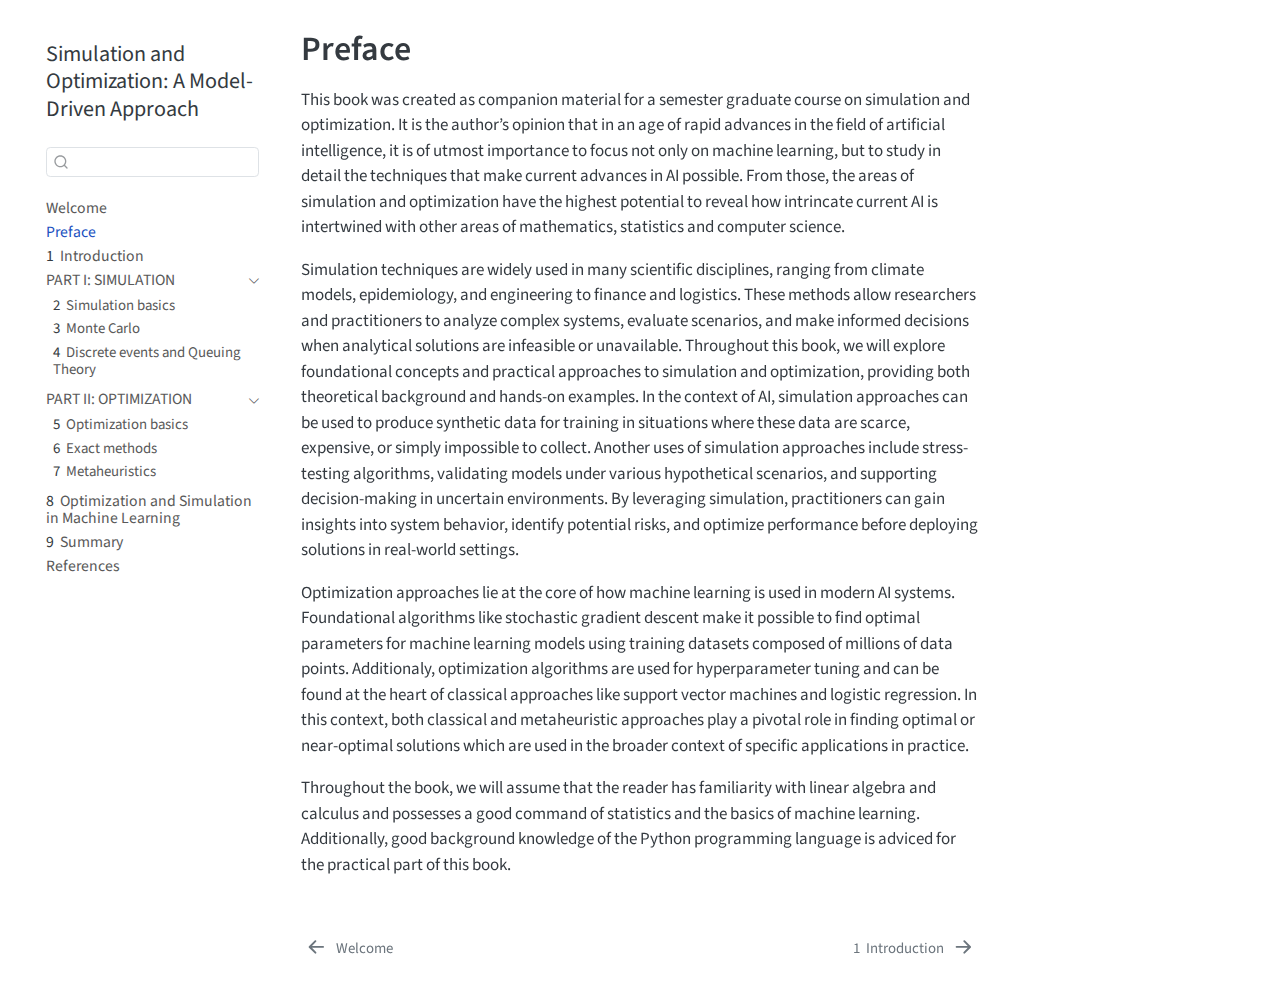
<file: preface.html>
<!DOCTYPE html>
<html xmlns="http://www.w3.org/1999/xhtml" lang="en" xml:lang="en"><head>

<meta charset="utf-8">
<meta name="generator" content="quarto-1.8.25">

<meta name="viewport" content="width=device-width, initial-scale=1.0, user-scalable=yes">


<title>Preface – Simulation and Optimization: A Model-Driven Approach</title>
<style>
code{white-space: pre-wrap;}
span.smallcaps{font-variant: small-caps;}
div.columns{display: flex; gap: min(4vw, 1.5em);}
div.column{flex: auto; overflow-x: auto;}
div.hanging-indent{margin-left: 1.5em; text-indent: -1.5em;}
ul.task-list{list-style: none;}
ul.task-list li input[type="checkbox"] {
  width: 0.8em;
  margin: 0 0.8em 0.2em -1em; /* quarto-specific, see https://github.com/quarto-dev/quarto-cli/issues/4556 */ 
  vertical-align: middle;
}
</style>


<script src="site_libs/quarto-nav/quarto-nav.js"></script>
<script src="site_libs/quarto-nav/headroom.min.js"></script>
<script src="site_libs/clipboard/clipboard.min.js"></script>
<script src="site_libs/quarto-search/autocomplete.umd.js"></script>
<script src="site_libs/quarto-search/fuse.min.js"></script>
<script src="site_libs/quarto-search/quarto-search.js"></script>
<meta name="quarto:offset" content="./">
<link href="./intro.html" rel="next">
<link href="./index.html" rel="prev">
<script src="site_libs/quarto-html/quarto.js" type="module"></script>
<script src="site_libs/quarto-html/tabsets/tabsets.js" type="module"></script>
<script src="site_libs/quarto-html/axe/axe-check.js" type="module"></script>
<script src="site_libs/quarto-html/popper.min.js"></script>
<script src="site_libs/quarto-html/tippy.umd.min.js"></script>
<script src="site_libs/quarto-html/anchor.min.js"></script>
<link href="site_libs/quarto-html/tippy.css" rel="stylesheet">
<link href="site_libs/quarto-html/quarto-syntax-highlighting-7b89279ff1a6dce999919e0e67d4d9ec.css" rel="stylesheet" id="quarto-text-highlighting-styles">
<script src="site_libs/bootstrap/bootstrap.min.js"></script>
<link href="site_libs/bootstrap/bootstrap-icons.css" rel="stylesheet">
<link href="site_libs/bootstrap/bootstrap-e48e5d47e6899f26dc5bcf87b02f963a.min.css" rel="stylesheet" append-hash="true" id="quarto-bootstrap" data-mode="light">
<script id="quarto-search-options" type="application/json">{
  "location": "sidebar",
  "copy-button": false,
  "collapse-after": 3,
  "panel-placement": "start",
  "type": "textbox",
  "limit": 50,
  "keyboard-shortcut": [
    "f",
    "/",
    "s"
  ],
  "show-item-context": false,
  "language": {
    "search-no-results-text": "No results",
    "search-matching-documents-text": "matching documents",
    "search-copy-link-title": "Copy link to search",
    "search-hide-matches-text": "Hide additional matches",
    "search-more-match-text": "more match in this document",
    "search-more-matches-text": "more matches in this document",
    "search-clear-button-title": "Clear",
    "search-text-placeholder": "",
    "search-detached-cancel-button-title": "Cancel",
    "search-submit-button-title": "Submit",
    "search-label": "Search"
  }
}</script>


</head>

<body class="nav-sidebar floating quarto-light">

<div id="quarto-search-results"></div>
  <header id="quarto-header" class="headroom fixed-top">
  <nav class="quarto-secondary-nav">
    <div class="container-fluid d-flex">
      <button type="button" class="quarto-btn-toggle btn" data-bs-toggle="collapse" role="button" data-bs-target=".quarto-sidebar-collapse-item" aria-controls="quarto-sidebar" aria-expanded="false" aria-label="Toggle sidebar navigation" onclick="if (window.quartoToggleHeadroom) { window.quartoToggleHeadroom(); }">
        <i class="bi bi-layout-text-sidebar-reverse"></i>
      </button>
        <nav class="quarto-page-breadcrumbs" aria-label="breadcrumb"><ol class="breadcrumb"><li class="breadcrumb-item"><a href="./preface.html">Preface</a></li></ol></nav>
        <a class="flex-grow-1" role="navigation" data-bs-toggle="collapse" data-bs-target=".quarto-sidebar-collapse-item" aria-controls="quarto-sidebar" aria-expanded="false" aria-label="Toggle sidebar navigation" onclick="if (window.quartoToggleHeadroom) { window.quartoToggleHeadroom(); }">      
        </a>
      <button type="button" class="btn quarto-search-button" aria-label="Search" onclick="window.quartoOpenSearch();">
        <i class="bi bi-search"></i>
      </button>
    </div>
  </nav>
</header>
<!-- content -->
<div id="quarto-content" class="quarto-container page-columns page-rows-contents page-layout-article">
<!-- sidebar -->
  <nav id="quarto-sidebar" class="sidebar collapse collapse-horizontal quarto-sidebar-collapse-item sidebar-navigation floating overflow-auto">
    <div class="pt-lg-2 mt-2 text-left sidebar-header sidebar-header-stacked">
      <a href="./index.html" class="sidebar-logo-link">
      </a>
    <div class="sidebar-title mb-0 py-0">
      <a href="./">Simulation and Optimization: A Model-Driven Approach</a> 
    </div>
      </div>
        <div class="mt-2 flex-shrink-0 align-items-center">
        <div class="sidebar-search">
        <div id="quarto-search" class="" title="Search"></div>
        </div>
        </div>
    <div class="sidebar-menu-container"> 
    <ul class="list-unstyled mt-1">
        <li class="sidebar-item">
  <div class="sidebar-item-container"> 
  <a href="./index.html" class="sidebar-item-text sidebar-link">
 <span class="menu-text">Welcome</span></a>
  </div>
</li>
        <li class="sidebar-item">
  <div class="sidebar-item-container"> 
  <a href="./preface.html" class="sidebar-item-text sidebar-link active">
 <span class="menu-text">Preface</span></a>
  </div>
</li>
        <li class="sidebar-item">
  <div class="sidebar-item-container"> 
  <a href="./intro.html" class="sidebar-item-text sidebar-link">
 <span class="menu-text"><span class="chapter-number">1</span>&nbsp; <span class="chapter-title">Introduction</span></span></a>
  </div>
</li>
        <li class="sidebar-item sidebar-item-section">
      <div class="sidebar-item-container"> 
            <a class="sidebar-item-text sidebar-link text-start" data-bs-toggle="collapse" data-bs-target="#quarto-sidebar-section-1" role="navigation" aria-expanded="true">
 <span class="menu-text">PART I: SIMULATION</span></a>
          <a class="sidebar-item-toggle text-start" data-bs-toggle="collapse" data-bs-target="#quarto-sidebar-section-1" role="navigation" aria-expanded="true" aria-label="Toggle section">
            <i class="bi bi-chevron-right ms-2"></i>
          </a> 
      </div>
      <ul id="quarto-sidebar-section-1" class="collapse list-unstyled sidebar-section depth1 show">  
          <li class="sidebar-item">
  <div class="sidebar-item-container"> 
  <a href="./simulation_basics.html" class="sidebar-item-text sidebar-link">
 <span class="menu-text"><span class="chapter-number">2</span>&nbsp; <span class="chapter-title">Simulation basics</span></span></a>
  </div>
</li>
          <li class="sidebar-item">
  <div class="sidebar-item-container"> 
  <a href="./monte_carlo.html" class="sidebar-item-text sidebar-link">
 <span class="menu-text"><span class="chapter-number">3</span>&nbsp; <span class="chapter-title">Monte Carlo</span></span></a>
  </div>
</li>
          <li class="sidebar-item">
  <div class="sidebar-item-container"> 
  <a href="./discrete_event.html" class="sidebar-item-text sidebar-link">
 <span class="menu-text"><span class="chapter-number">4</span>&nbsp; <span class="chapter-title">Discrete events and Queuing Theory</span></span></a>
  </div>
</li>
      </ul>
  </li>
        <li class="sidebar-item sidebar-item-section">
      <div class="sidebar-item-container"> 
            <a class="sidebar-item-text sidebar-link text-start" data-bs-toggle="collapse" data-bs-target="#quarto-sidebar-section-2" role="navigation" aria-expanded="true">
 <span class="menu-text">PART II: OPTIMIZATION</span></a>
          <a class="sidebar-item-toggle text-start" data-bs-toggle="collapse" data-bs-target="#quarto-sidebar-section-2" role="navigation" aria-expanded="true" aria-label="Toggle section">
            <i class="bi bi-chevron-right ms-2"></i>
          </a> 
      </div>
      <ul id="quarto-sidebar-section-2" class="collapse list-unstyled sidebar-section depth1 show">  
          <li class="sidebar-item">
  <div class="sidebar-item-container"> 
  <a href="./optimization_basics.html" class="sidebar-item-text sidebar-link">
 <span class="menu-text"><span class="chapter-number">5</span>&nbsp; <span class="chapter-title">Optimization basics</span></span></a>
  </div>
</li>
          <li class="sidebar-item">
  <div class="sidebar-item-container"> 
  <a href="./exact_methods.html" class="sidebar-item-text sidebar-link">
 <span class="menu-text"><span class="chapter-number">6</span>&nbsp; <span class="chapter-title">Exact methods</span></span></a>
  </div>
</li>
          <li class="sidebar-item">
  <div class="sidebar-item-container"> 
  <a href="./metaheuristics.html" class="sidebar-item-text sidebar-link">
 <span class="menu-text"><span class="chapter-number">7</span>&nbsp; <span class="chapter-title">Metaheuristics</span></span></a>
  </div>
</li>
      </ul>
  </li>
        <li class="sidebar-item">
  <div class="sidebar-item-container"> 
  <a href="./optimization_in_ml.html" class="sidebar-item-text sidebar-link">
 <span class="menu-text"><span class="chapter-number">8</span>&nbsp; <span class="chapter-title">Optimization and Simulation in Machine Learning</span></span></a>
  </div>
</li>
        <li class="sidebar-item">
  <div class="sidebar-item-container"> 
  <a href="./summary.html" class="sidebar-item-text sidebar-link">
 <span class="menu-text"><span class="chapter-number">9</span>&nbsp; <span class="chapter-title">Summary</span></span></a>
  </div>
</li>
        <li class="sidebar-item">
  <div class="sidebar-item-container"> 
  <a href="./references.html" class="sidebar-item-text sidebar-link">
 <span class="menu-text">References</span></a>
  </div>
</li>
    </ul>
    </div>
</nav>
<div id="quarto-sidebar-glass" class="quarto-sidebar-collapse-item" data-bs-toggle="collapse" data-bs-target=".quarto-sidebar-collapse-item"></div>
<!-- margin-sidebar -->
    <div id="quarto-margin-sidebar" class="sidebar margin-sidebar zindex-bottom">
        
    </div>
<!-- main -->
<main class="content" id="quarto-document-content">

<header id="title-block-header" class="quarto-title-block default">
<div class="quarto-title">
<h1 class="title">Preface</h1>
</div>



<div class="quarto-title-meta">

    
  
    
  </div>
  


</header>


<p>This book was created as companion material for a semester graduate course on simulation and optimization. It is the author’s opinion that in an age of rapid advances in the field of artificial intelligence, it is of utmost importance to focus not only on machine learning, but to study in detail the techniques that make current advances in AI possible. From those, the areas of simulation and optimization have the highest potential to reveal how intrincate current AI is intertwined with other areas of mathematics, statistics and computer science.</p>
<p>Simulation techniques are widely used in many scientific disciplines, ranging from climate models, epidemiology, and engineering to finance and logistics. These methods allow researchers and practitioners to analyze complex systems, evaluate scenarios, and make informed decisions when analytical solutions are infeasible or unavailable. Throughout this book, we will explore foundational concepts and practical approaches to simulation and optimization, providing both theoretical background and hands-on examples. In the context of AI, simulation approaches can be used to produce synthetic data for training in situations where these data are scarce, expensive, or simply impossible to collect. Another uses of simulation approaches include stress-testing algorithms, validating models under various hypothetical scenarios, and supporting decision-making in uncertain environments. By leveraging simulation, practitioners can gain insights into system behavior, identify potential risks, and optimize performance before deploying solutions in real-world settings.</p>
<p>Optimization approaches lie at the core of how machine learning is used in modern AI systems. Foundational algorithms like stochastic gradient descent make it possible to find optimal parameters for machine learning models using training datasets composed of millions of data points. Additionaly, optimization algorithms are used for hyperparameter tuning and can be found at the heart of classical approaches like support vector machines and logistic regression. In this context, both classical and metaheuristic approaches play a pivotal role in finding optimal or near-optimal solutions which are used in the broader context of specific applications in practice.</p>
<p>Throughout the book, we will assume that the reader has familiarity with linear algebra and calculus and possesses a good command of statistics and the basics of machine learning. Additionally, good background knowledge of the Python programming language is adviced for the practical part of this book.</p>



</main> <!-- /main -->
<script id="quarto-html-after-body" type="application/javascript">
  window.document.addEventListener("DOMContentLoaded", function (event) {
    const icon = "";
    const anchorJS = new window.AnchorJS();
    anchorJS.options = {
      placement: 'right',
      icon: icon
    };
    anchorJS.add('.anchored');
    const isCodeAnnotation = (el) => {
      for (const clz of el.classList) {
        if (clz.startsWith('code-annotation-')) {                     
          return true;
        }
      }
      return false;
    }
    const onCopySuccess = function(e) {
      // button target
      const button = e.trigger;
      // don't keep focus
      button.blur();
      // flash "checked"
      button.classList.add('code-copy-button-checked');
      var currentTitle = button.getAttribute("title");
      button.setAttribute("title", "Copied!");
      let tooltip;
      if (window.bootstrap) {
        button.setAttribute("data-bs-toggle", "tooltip");
        button.setAttribute("data-bs-placement", "left");
        button.setAttribute("data-bs-title", "Copied!");
        tooltip = new bootstrap.Tooltip(button, 
          { trigger: "manual", 
            customClass: "code-copy-button-tooltip",
            offset: [0, -8]});
        tooltip.show();    
      }
      setTimeout(function() {
        if (tooltip) {
          tooltip.hide();
          button.removeAttribute("data-bs-title");
          button.removeAttribute("data-bs-toggle");
          button.removeAttribute("data-bs-placement");
        }
        button.setAttribute("title", currentTitle);
        button.classList.remove('code-copy-button-checked');
      }, 1000);
      // clear code selection
      e.clearSelection();
    }
    const getTextToCopy = function(trigger) {
      const outerScaffold = trigger.parentElement.cloneNode(true);
      const codeEl = outerScaffold.querySelector('code');
      for (const childEl of codeEl.children) {
        if (isCodeAnnotation(childEl)) {
          childEl.remove();
        }
      }
      return codeEl.innerText;
    }
    const clipboard = new window.ClipboardJS('.code-copy-button:not([data-in-quarto-modal])', {
      text: getTextToCopy
    });
    clipboard.on('success', onCopySuccess);
    if (window.document.getElementById('quarto-embedded-source-code-modal')) {
      const clipboardModal = new window.ClipboardJS('.code-copy-button[data-in-quarto-modal]', {
        text: getTextToCopy,
        container: window.document.getElementById('quarto-embedded-source-code-modal')
      });
      clipboardModal.on('success', onCopySuccess);
    }
      var localhostRegex = new RegExp(/^(?:http|https):\/\/localhost\:?[0-9]*\//);
      var mailtoRegex = new RegExp(/^mailto:/);
        var filterRegex = new RegExp('/' + window.location.host + '/');
      var isInternal = (href) => {
          return filterRegex.test(href) || localhostRegex.test(href) || mailtoRegex.test(href);
      }
      // Inspect non-navigation links and adorn them if external
     var links = window.document.querySelectorAll('a[href]:not(.nav-link):not(.navbar-brand):not(.toc-action):not(.sidebar-link):not(.sidebar-item-toggle):not(.pagination-link):not(.no-external):not([aria-hidden]):not(.dropdown-item):not(.quarto-navigation-tool):not(.about-link)');
      for (var i=0; i<links.length; i++) {
        const link = links[i];
        if (!isInternal(link.href)) {
          // undo the damage that might have been done by quarto-nav.js in the case of
          // links that we want to consider external
          if (link.dataset.originalHref !== undefined) {
            link.href = link.dataset.originalHref;
          }
        }
      }
    function tippyHover(el, contentFn, onTriggerFn, onUntriggerFn) {
      const config = {
        allowHTML: true,
        maxWidth: 500,
        delay: 100,
        arrow: false,
        appendTo: function(el) {
            return el.parentElement;
        },
        interactive: true,
        interactiveBorder: 10,
        theme: 'quarto',
        placement: 'bottom-start',
      };
      if (contentFn) {
        config.content = contentFn;
      }
      if (onTriggerFn) {
        config.onTrigger = onTriggerFn;
      }
      if (onUntriggerFn) {
        config.onUntrigger = onUntriggerFn;
      }
      window.tippy(el, config); 
    }
    const noterefs = window.document.querySelectorAll('a[role="doc-noteref"]');
    for (var i=0; i<noterefs.length; i++) {
      const ref = noterefs[i];
      tippyHover(ref, function() {
        // use id or data attribute instead here
        let href = ref.getAttribute('data-footnote-href') || ref.getAttribute('href');
        try { href = new URL(href).hash; } catch {}
        const id = href.replace(/^#\/?/, "");
        const note = window.document.getElementById(id);
        if (note) {
          return note.innerHTML;
        } else {
          return "";
        }
      });
    }
    const xrefs = window.document.querySelectorAll('a.quarto-xref');
    const processXRef = (id, note) => {
      // Strip column container classes
      const stripColumnClz = (el) => {
        el.classList.remove("page-full", "page-columns");
        if (el.children) {
          for (const child of el.children) {
            stripColumnClz(child);
          }
        }
      }
      stripColumnClz(note)
      if (id === null || id.startsWith('sec-')) {
        // Special case sections, only their first couple elements
        const container = document.createElement("div");
        if (note.children && note.children.length > 2) {
          container.appendChild(note.children[0].cloneNode(true));
          for (let i = 1; i < note.children.length; i++) {
            const child = note.children[i];
            if (child.tagName === "P" && child.innerText === "") {
              continue;
            } else {
              container.appendChild(child.cloneNode(true));
              break;
            }
          }
          if (window.Quarto?.typesetMath) {
            window.Quarto.typesetMath(container);
          }
          return container.innerHTML
        } else {
          if (window.Quarto?.typesetMath) {
            window.Quarto.typesetMath(note);
          }
          return note.innerHTML;
        }
      } else {
        // Remove any anchor links if they are present
        const anchorLink = note.querySelector('a.anchorjs-link');
        if (anchorLink) {
          anchorLink.remove();
        }
        if (window.Quarto?.typesetMath) {
          window.Quarto.typesetMath(note);
        }
        if (note.classList.contains("callout")) {
          return note.outerHTML;
        } else {
          return note.innerHTML;
        }
      }
    }
    for (var i=0; i<xrefs.length; i++) {
      const xref = xrefs[i];
      tippyHover(xref, undefined, function(instance) {
        instance.disable();
        let url = xref.getAttribute('href');
        let hash = undefined; 
        if (url.startsWith('#')) {
          hash = url;
        } else {
          try { hash = new URL(url).hash; } catch {}
        }
        if (hash) {
          const id = hash.replace(/^#\/?/, "");
          const note = window.document.getElementById(id);
          if (note !== null) {
            try {
              const html = processXRef(id, note.cloneNode(true));
              instance.setContent(html);
            } finally {
              instance.enable();
              instance.show();
            }
          } else {
            // See if we can fetch this
            fetch(url.split('#')[0])
            .then(res => res.text())
            .then(html => {
              const parser = new DOMParser();
              const htmlDoc = parser.parseFromString(html, "text/html");
              const note = htmlDoc.getElementById(id);
              if (note !== null) {
                const html = processXRef(id, note);
                instance.setContent(html);
              } 
            }).finally(() => {
              instance.enable();
              instance.show();
            });
          }
        } else {
          // See if we can fetch a full url (with no hash to target)
          // This is a special case and we should probably do some content thinning / targeting
          fetch(url)
          .then(res => res.text())
          .then(html => {
            const parser = new DOMParser();
            const htmlDoc = parser.parseFromString(html, "text/html");
            const note = htmlDoc.querySelector('main.content');
            if (note !== null) {
              // This should only happen for chapter cross references
              // (since there is no id in the URL)
              // remove the first header
              if (note.children.length > 0 && note.children[0].tagName === "HEADER") {
                note.children[0].remove();
              }
              const html = processXRef(null, note);
              instance.setContent(html);
            } 
          }).finally(() => {
            instance.enable();
            instance.show();
          });
        }
      }, function(instance) {
      });
    }
        let selectedAnnoteEl;
        const selectorForAnnotation = ( cell, annotation) => {
          let cellAttr = 'data-code-cell="' + cell + '"';
          let lineAttr = 'data-code-annotation="' +  annotation + '"';
          const selector = 'span[' + cellAttr + '][' + lineAttr + ']';
          return selector;
        }
        const selectCodeLines = (annoteEl) => {
          const doc = window.document;
          const targetCell = annoteEl.getAttribute("data-target-cell");
          const targetAnnotation = annoteEl.getAttribute("data-target-annotation");
          const annoteSpan = window.document.querySelector(selectorForAnnotation(targetCell, targetAnnotation));
          const lines = annoteSpan.getAttribute("data-code-lines").split(",");
          const lineIds = lines.map((line) => {
            return targetCell + "-" + line;
          })
          let top = null;
          let height = null;
          let parent = null;
          if (lineIds.length > 0) {
              //compute the position of the single el (top and bottom and make a div)
              const el = window.document.getElementById(lineIds[0]);
              top = el.offsetTop;
              height = el.offsetHeight;
              parent = el.parentElement.parentElement;
            if (lineIds.length > 1) {
              const lastEl = window.document.getElementById(lineIds[lineIds.length - 1]);
              const bottom = lastEl.offsetTop + lastEl.offsetHeight;
              height = bottom - top;
            }
            if (top !== null && height !== null && parent !== null) {
              // cook up a div (if necessary) and position it 
              let div = window.document.getElementById("code-annotation-line-highlight");
              if (div === null) {
                div = window.document.createElement("div");
                div.setAttribute("id", "code-annotation-line-highlight");
                div.style.position = 'absolute';
                parent.appendChild(div);
              }
              div.style.top = top - 2 + "px";
              div.style.height = height + 4 + "px";
              div.style.left = 0;
              let gutterDiv = window.document.getElementById("code-annotation-line-highlight-gutter");
              if (gutterDiv === null) {
                gutterDiv = window.document.createElement("div");
                gutterDiv.setAttribute("id", "code-annotation-line-highlight-gutter");
                gutterDiv.style.position = 'absolute';
                const codeCell = window.document.getElementById(targetCell);
                const gutter = codeCell.querySelector('.code-annotation-gutter');
                gutter.appendChild(gutterDiv);
              }
              gutterDiv.style.top = top - 2 + "px";
              gutterDiv.style.height = height + 4 + "px";
            }
            selectedAnnoteEl = annoteEl;
          }
        };
        const unselectCodeLines = () => {
          const elementsIds = ["code-annotation-line-highlight", "code-annotation-line-highlight-gutter"];
          elementsIds.forEach((elId) => {
            const div = window.document.getElementById(elId);
            if (div) {
              div.remove();
            }
          });
          selectedAnnoteEl = undefined;
        };
          // Handle positioning of the toggle
      window.addEventListener(
        "resize",
        throttle(() => {
          elRect = undefined;
          if (selectedAnnoteEl) {
            selectCodeLines(selectedAnnoteEl);
          }
        }, 10)
      );
      function throttle(fn, ms) {
      let throttle = false;
      let timer;
        return (...args) => {
          if(!throttle) { // first call gets through
              fn.apply(this, args);
              throttle = true;
          } else { // all the others get throttled
              if(timer) clearTimeout(timer); // cancel #2
              timer = setTimeout(() => {
                fn.apply(this, args);
                timer = throttle = false;
              }, ms);
          }
        };
      }
        // Attach click handler to the DT
        const annoteDls = window.document.querySelectorAll('dt[data-target-cell]');
        for (const annoteDlNode of annoteDls) {
          annoteDlNode.addEventListener('click', (event) => {
            const clickedEl = event.target;
            if (clickedEl !== selectedAnnoteEl) {
              unselectCodeLines();
              const activeEl = window.document.querySelector('dt[data-target-cell].code-annotation-active');
              if (activeEl) {
                activeEl.classList.remove('code-annotation-active');
              }
              selectCodeLines(clickedEl);
              clickedEl.classList.add('code-annotation-active');
            } else {
              // Unselect the line
              unselectCodeLines();
              clickedEl.classList.remove('code-annotation-active');
            }
          });
        }
    const findCites = (el) => {
      const parentEl = el.parentElement;
      if (parentEl) {
        const cites = parentEl.dataset.cites;
        if (cites) {
          return {
            el,
            cites: cites.split(' ')
          };
        } else {
          return findCites(el.parentElement)
        }
      } else {
        return undefined;
      }
    };
    var bibliorefs = window.document.querySelectorAll('a[role="doc-biblioref"]');
    for (var i=0; i<bibliorefs.length; i++) {
      const ref = bibliorefs[i];
      const citeInfo = findCites(ref);
      if (citeInfo) {
        tippyHover(citeInfo.el, function() {
          var popup = window.document.createElement('div');
          citeInfo.cites.forEach(function(cite) {
            var citeDiv = window.document.createElement('div');
            citeDiv.classList.add('hanging-indent');
            citeDiv.classList.add('csl-entry');
            var biblioDiv = window.document.getElementById('ref-' + cite);
            if (biblioDiv) {
              citeDiv.innerHTML = biblioDiv.innerHTML;
            }
            popup.appendChild(citeDiv);
          });
          return popup.innerHTML;
        });
      }
    }
  });
  </script>
<nav class="page-navigation">
  <div class="nav-page nav-page-previous">
      <a href="./index.html" class="pagination-link" aria-label="Welcome">
        <i class="bi bi-arrow-left-short"></i> <span class="nav-page-text">Welcome</span>
      </a>          
  </div>
  <div class="nav-page nav-page-next">
      <a href="./intro.html" class="pagination-link" aria-label="Introduction">
        <span class="nav-page-text"><span class="chapter-number">1</span>&nbsp; <span class="chapter-title">Introduction</span></span> <i class="bi bi-arrow-right-short"></i>
      </a>
  </div>
</nav>
</div> <!-- /content -->




</body></html>
</file>
<file: site_libs/quarto-html/tippy.css>
.tippy-box[data-animation=fade][data-state=hidden]{opacity:0}[data-tippy-root]{max-width:calc(100vw - 10px)}.tippy-box{position:relative;background-color:#333;color:#fff;border-radius:4px;font-size:14px;line-height:1.4;white-space:normal;outline:0;transition-property:transform,visibility,opacity}.tippy-box[data-placement^=top]>.tippy-arrow{bottom:0}.tippy-box[data-placement^=top]>.tippy-arrow:before{bottom:-7px;left:0;border-width:8px 8px 0;border-top-color:initial;transform-origin:center top}.tippy-box[data-placement^=bottom]>.tippy-arrow{top:0}.tippy-box[data-placement^=bottom]>.tippy-arrow:before{top:-7px;left:0;border-width:0 8px 8px;border-bottom-color:initial;transform-origin:center bottom}.tippy-box[data-placement^=left]>.tippy-arrow{right:0}.tippy-box[data-placement^=left]>.tippy-arrow:before{border-width:8px 0 8px 8px;border-left-color:initial;right:-7px;transform-origin:center left}.tippy-box[data-placement^=right]>.tippy-arrow{left:0}.tippy-box[data-placement^=right]>.tippy-arrow:before{left:-7px;border-width:8px 8px 8px 0;border-right-color:initial;transform-origin:center right}.tippy-box[data-inertia][data-state=visible]{transition-timing-function:cubic-bezier(.54,1.5,.38,1.11)}.tippy-arrow{width:16px;height:16px;color:#333}.tippy-arrow:before{content:"";position:absolute;border-color:transparent;border-style:solid}.tippy-content{position:relative;padding:5px 9px;z-index:1}
</file>
<file: site_libs/quarto-html/quarto-syntax-highlighting-7b89279ff1a6dce999919e0e67d4d9ec.css>
/* quarto syntax highlight colors */
:root {
  --quarto-hl-ot-color: #003B4F;
  --quarto-hl-at-color: #657422;
  --quarto-hl-ss-color: #20794D;
  --quarto-hl-an-color: #5E5E5E;
  --quarto-hl-fu-color: #4758AB;
  --quarto-hl-st-color: #20794D;
  --quarto-hl-cf-color: #003B4F;
  --quarto-hl-op-color: #5E5E5E;
  --quarto-hl-er-color: #AD0000;
  --quarto-hl-bn-color: #AD0000;
  --quarto-hl-al-color: #AD0000;
  --quarto-hl-va-color: #111111;
  --quarto-hl-bu-color: inherit;
  --quarto-hl-ex-color: inherit;
  --quarto-hl-pp-color: #AD0000;
  --quarto-hl-in-color: #5E5E5E;
  --quarto-hl-vs-color: #20794D;
  --quarto-hl-wa-color: #5E5E5E;
  --quarto-hl-do-color: #5E5E5E;
  --quarto-hl-im-color: #00769E;
  --quarto-hl-ch-color: #20794D;
  --quarto-hl-dt-color: #AD0000;
  --quarto-hl-fl-color: #AD0000;
  --quarto-hl-co-color: #5E5E5E;
  --quarto-hl-cv-color: #5E5E5E;
  --quarto-hl-cn-color: #8f5902;
  --quarto-hl-sc-color: #5E5E5E;
  --quarto-hl-dv-color: #AD0000;
  --quarto-hl-kw-color: #003B4F;
}

/* other quarto variables */
:root {
  --quarto-font-monospace: SFMono-Regular, Menlo, Monaco, Consolas, "Liberation Mono", "Courier New", monospace;
}

/* syntax highlight based on Pandoc's rules */
pre > code.sourceCode > span {
  color: #003B4F;
}

code.sourceCode > span {
  color: #003B4F;
}

div.sourceCode,
div.sourceCode pre.sourceCode {
  color: #003B4F;
}

/* Normal */
code span {
  color: #003B4F;
}

/* Alert */
code span.al {
  color: #AD0000;
  font-style: inherit;
}

/* Annotation */
code span.an {
  color: #5E5E5E;
  font-style: inherit;
}

/* Attribute */
code span.at {
  color: #657422;
  font-style: inherit;
}

/* BaseN */
code span.bn {
  color: #AD0000;
  font-style: inherit;
}

/* BuiltIn */
code span.bu {
  font-style: inherit;
}

/* ControlFlow */
code span.cf {
  color: #003B4F;
  font-weight: bold;
  font-style: inherit;
}

/* Char */
code span.ch {
  color: #20794D;
  font-style: inherit;
}

/* Constant */
code span.cn {
  color: #8f5902;
  font-style: inherit;
}

/* Comment */
code span.co {
  color: #5E5E5E;
  font-style: inherit;
}

/* CommentVar */
code span.cv {
  color: #5E5E5E;
  font-style: italic;
}

/* Documentation */
code span.do {
  color: #5E5E5E;
  font-style: italic;
}

/* DataType */
code span.dt {
  color: #AD0000;
  font-style: inherit;
}

/* DecVal */
code span.dv {
  color: #AD0000;
  font-style: inherit;
}

/* Error */
code span.er {
  color: #AD0000;
  font-style: inherit;
}

/* Extension */
code span.ex {
  font-style: inherit;
}

/* Float */
code span.fl {
  color: #AD0000;
  font-style: inherit;
}

/* Function */
code span.fu {
  color: #4758AB;
  font-style: inherit;
}

/* Import */
code span.im {
  color: #00769E;
  font-style: inherit;
}

/* Information */
code span.in {
  color: #5E5E5E;
  font-style: inherit;
}

/* Keyword */
code span.kw {
  color: #003B4F;
  font-weight: bold;
  font-style: inherit;
}

/* Operator */
code span.op {
  color: #5E5E5E;
  font-style: inherit;
}

/* Other */
code span.ot {
  color: #003B4F;
  font-style: inherit;
}

/* Preprocessor */
code span.pp {
  color: #AD0000;
  font-style: inherit;
}

/* SpecialChar */
code span.sc {
  color: #5E5E5E;
  font-style: inherit;
}

/* SpecialString */
code span.ss {
  color: #20794D;
  font-style: inherit;
}

/* String */
code span.st {
  color: #20794D;
  font-style: inherit;
}

/* Variable */
code span.va {
  color: #111111;
  font-style: inherit;
}

/* VerbatimString */
code span.vs {
  color: #20794D;
  font-style: inherit;
}

/* Warning */
code span.wa {
  color: #5E5E5E;
  font-style: italic;
}

.prevent-inlining {
  content: "</";
}

/*# sourceMappingURL=3944bc705cfaf4c80e56f77c5205168a.css.map */
</file>
<file: docs/site_libs/quarto-html/tippy.css>
.tippy-box[data-animation=fade][data-state=hidden]{opacity:0}[data-tippy-root]{max-width:calc(100vw - 10px)}.tippy-box{position:relative;background-color:#333;color:#fff;border-radius:4px;font-size:14px;line-height:1.4;white-space:normal;outline:0;transition-property:transform,visibility,opacity}.tippy-box[data-placement^=top]>.tippy-arrow{bottom:0}.tippy-box[data-placement^=top]>.tippy-arrow:before{bottom:-7px;left:0;border-width:8px 8px 0;border-top-color:initial;transform-origin:center top}.tippy-box[data-placement^=bottom]>.tippy-arrow{top:0}.tippy-box[data-placement^=bottom]>.tippy-arrow:before{top:-7px;left:0;border-width:0 8px 8px;border-bottom-color:initial;transform-origin:center bottom}.tippy-box[data-placement^=left]>.tippy-arrow{right:0}.tippy-box[data-placement^=left]>.tippy-arrow:before{border-width:8px 0 8px 8px;border-left-color:initial;right:-7px;transform-origin:center left}.tippy-box[data-placement^=right]>.tippy-arrow{left:0}.tippy-box[data-placement^=right]>.tippy-arrow:before{left:-7px;border-width:8px 8px 8px 0;border-right-color:initial;transform-origin:center right}.tippy-box[data-inertia][data-state=visible]{transition-timing-function:cubic-bezier(.54,1.5,.38,1.11)}.tippy-arrow{width:16px;height:16px;color:#333}.tippy-arrow:before{content:"";position:absolute;border-color:transparent;border-style:solid}.tippy-content{position:relative;padding:5px 9px;z-index:1}
</file>
<file: docs/site_libs/quarto-html/quarto-syntax-highlighting-7b89279ff1a6dce999919e0e67d4d9ec.css>
/* quarto syntax highlight colors */
:root {
  --quarto-hl-ot-color: #003B4F;
  --quarto-hl-at-color: #657422;
  --quarto-hl-ss-color: #20794D;
  --quarto-hl-an-color: #5E5E5E;
  --quarto-hl-fu-color: #4758AB;
  --quarto-hl-st-color: #20794D;
  --quarto-hl-cf-color: #003B4F;
  --quarto-hl-op-color: #5E5E5E;
  --quarto-hl-er-color: #AD0000;
  --quarto-hl-bn-color: #AD0000;
  --quarto-hl-al-color: #AD0000;
  --quarto-hl-va-color: #111111;
  --quarto-hl-bu-color: inherit;
  --quarto-hl-ex-color: inherit;
  --quarto-hl-pp-color: #AD0000;
  --quarto-hl-in-color: #5E5E5E;
  --quarto-hl-vs-color: #20794D;
  --quarto-hl-wa-color: #5E5E5E;
  --quarto-hl-do-color: #5E5E5E;
  --quarto-hl-im-color: #00769E;
  --quarto-hl-ch-color: #20794D;
  --quarto-hl-dt-color: #AD0000;
  --quarto-hl-fl-color: #AD0000;
  --quarto-hl-co-color: #5E5E5E;
  --quarto-hl-cv-color: #5E5E5E;
  --quarto-hl-cn-color: #8f5902;
  --quarto-hl-sc-color: #5E5E5E;
  --quarto-hl-dv-color: #AD0000;
  --quarto-hl-kw-color: #003B4F;
}

/* other quarto variables */
:root {
  --quarto-font-monospace: SFMono-Regular, Menlo, Monaco, Consolas, "Liberation Mono", "Courier New", monospace;
}

/* syntax highlight based on Pandoc's rules */
pre > code.sourceCode > span {
  color: #003B4F;
}

code.sourceCode > span {
  color: #003B4F;
}

div.sourceCode,
div.sourceCode pre.sourceCode {
  color: #003B4F;
}

/* Normal */
code span {
  color: #003B4F;
}

/* Alert */
code span.al {
  color: #AD0000;
  font-style: inherit;
}

/* Annotation */
code span.an {
  color: #5E5E5E;
  font-style: inherit;
}

/* Attribute */
code span.at {
  color: #657422;
  font-style: inherit;
}

/* BaseN */
code span.bn {
  color: #AD0000;
  font-style: inherit;
}

/* BuiltIn */
code span.bu {
  font-style: inherit;
}

/* ControlFlow */
code span.cf {
  color: #003B4F;
  font-weight: bold;
  font-style: inherit;
}

/* Char */
code span.ch {
  color: #20794D;
  font-style: inherit;
}

/* Constant */
code span.cn {
  color: #8f5902;
  font-style: inherit;
}

/* Comment */
code span.co {
  color: #5E5E5E;
  font-style: inherit;
}

/* CommentVar */
code span.cv {
  color: #5E5E5E;
  font-style: italic;
}

/* Documentation */
code span.do {
  color: #5E5E5E;
  font-style: italic;
}

/* DataType */
code span.dt {
  color: #AD0000;
  font-style: inherit;
}

/* DecVal */
code span.dv {
  color: #AD0000;
  font-style: inherit;
}

/* Error */
code span.er {
  color: #AD0000;
  font-style: inherit;
}

/* Extension */
code span.ex {
  font-style: inherit;
}

/* Float */
code span.fl {
  color: #AD0000;
  font-style: inherit;
}

/* Function */
code span.fu {
  color: #4758AB;
  font-style: inherit;
}

/* Import */
code span.im {
  color: #00769E;
  font-style: inherit;
}

/* Information */
code span.in {
  color: #5E5E5E;
  font-style: inherit;
}

/* Keyword */
code span.kw {
  color: #003B4F;
  font-weight: bold;
  font-style: inherit;
}

/* Operator */
code span.op {
  color: #5E5E5E;
  font-style: inherit;
}

/* Other */
code span.ot {
  color: #003B4F;
  font-style: inherit;
}

/* Preprocessor */
code span.pp {
  color: #AD0000;
  font-style: inherit;
}

/* SpecialChar */
code span.sc {
  color: #5E5E5E;
  font-style: inherit;
}

/* SpecialString */
code span.ss {
  color: #20794D;
  font-style: inherit;
}

/* String */
code span.st {
  color: #20794D;
  font-style: inherit;
}

/* Variable */
code span.va {
  color: #111111;
  font-style: inherit;
}

/* VerbatimString */
code span.vs {
  color: #20794D;
  font-style: inherit;
}

/* Warning */
code span.wa {
  color: #5E5E5E;
  font-style: italic;
}

.prevent-inlining {
  content: "</";
}

/*# sourceMappingURL=3944bc705cfaf4c80e56f77c5205168a.css.map */
</file>
